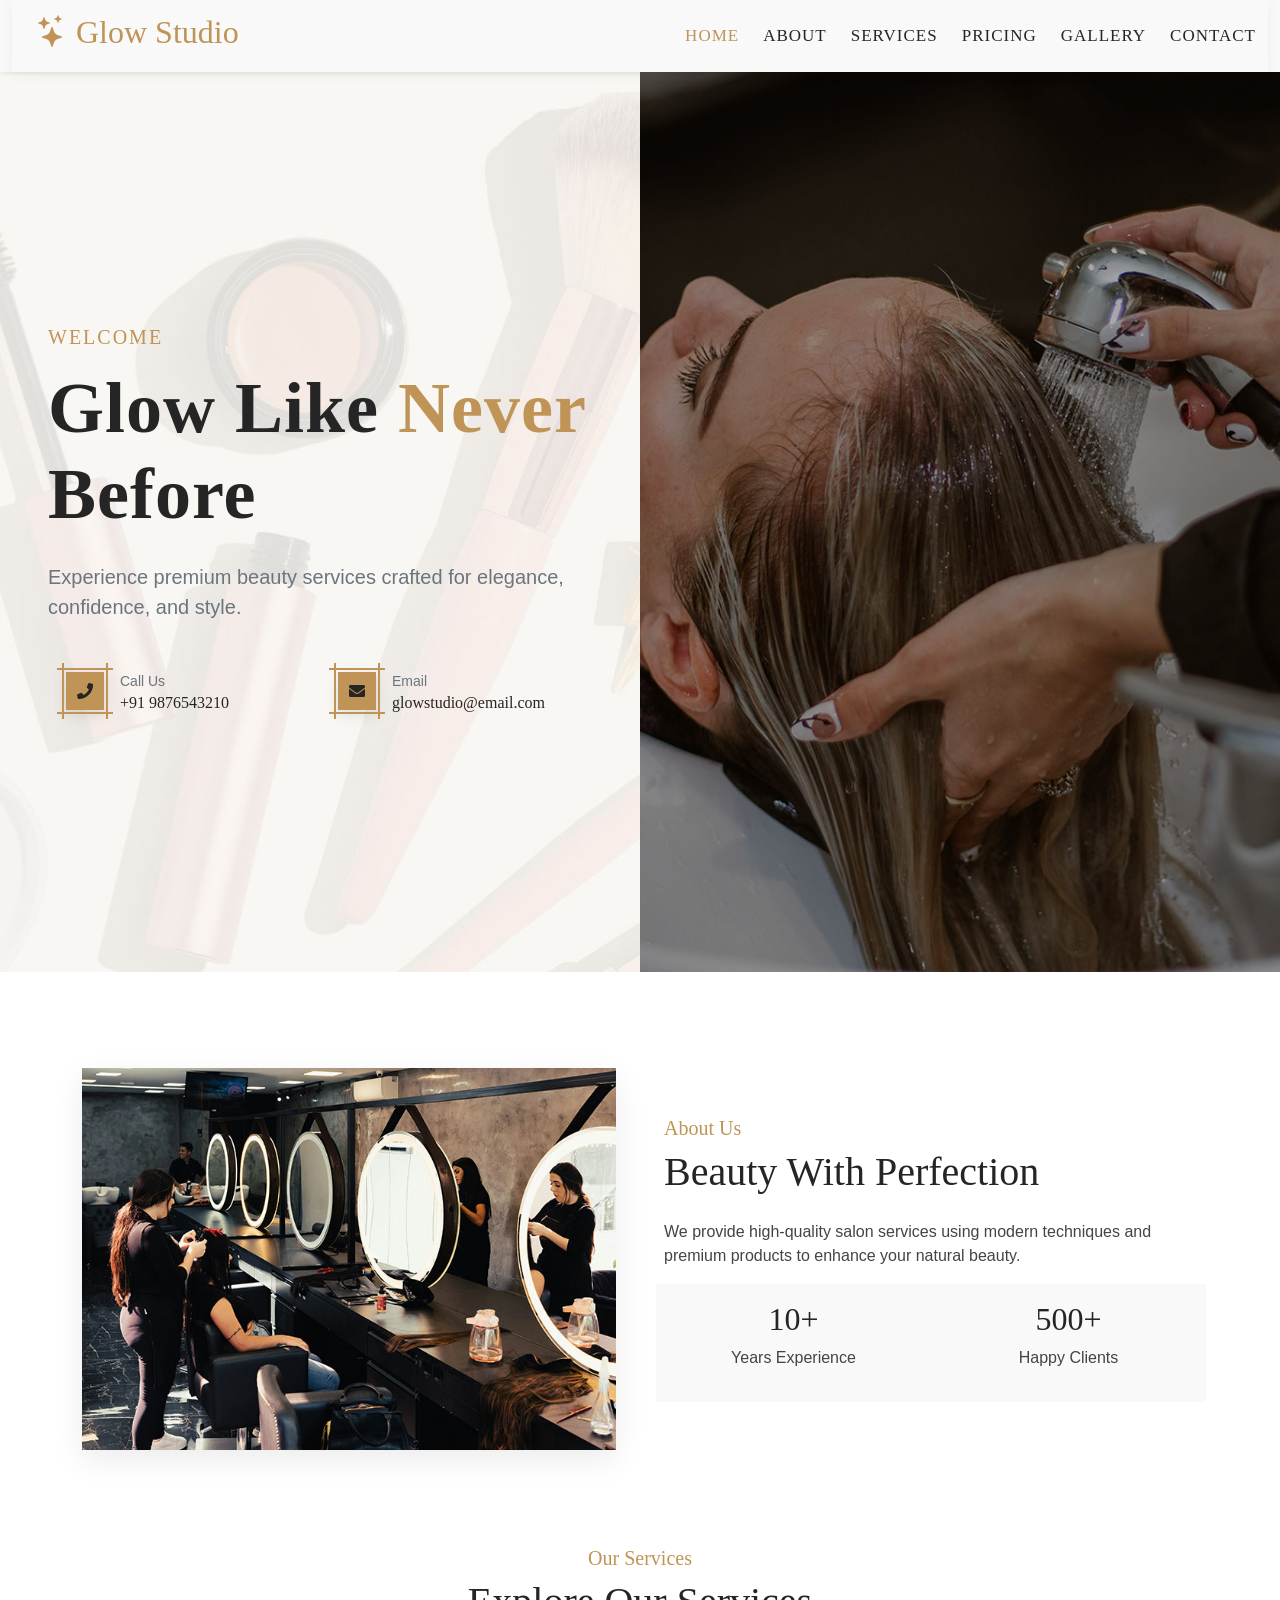
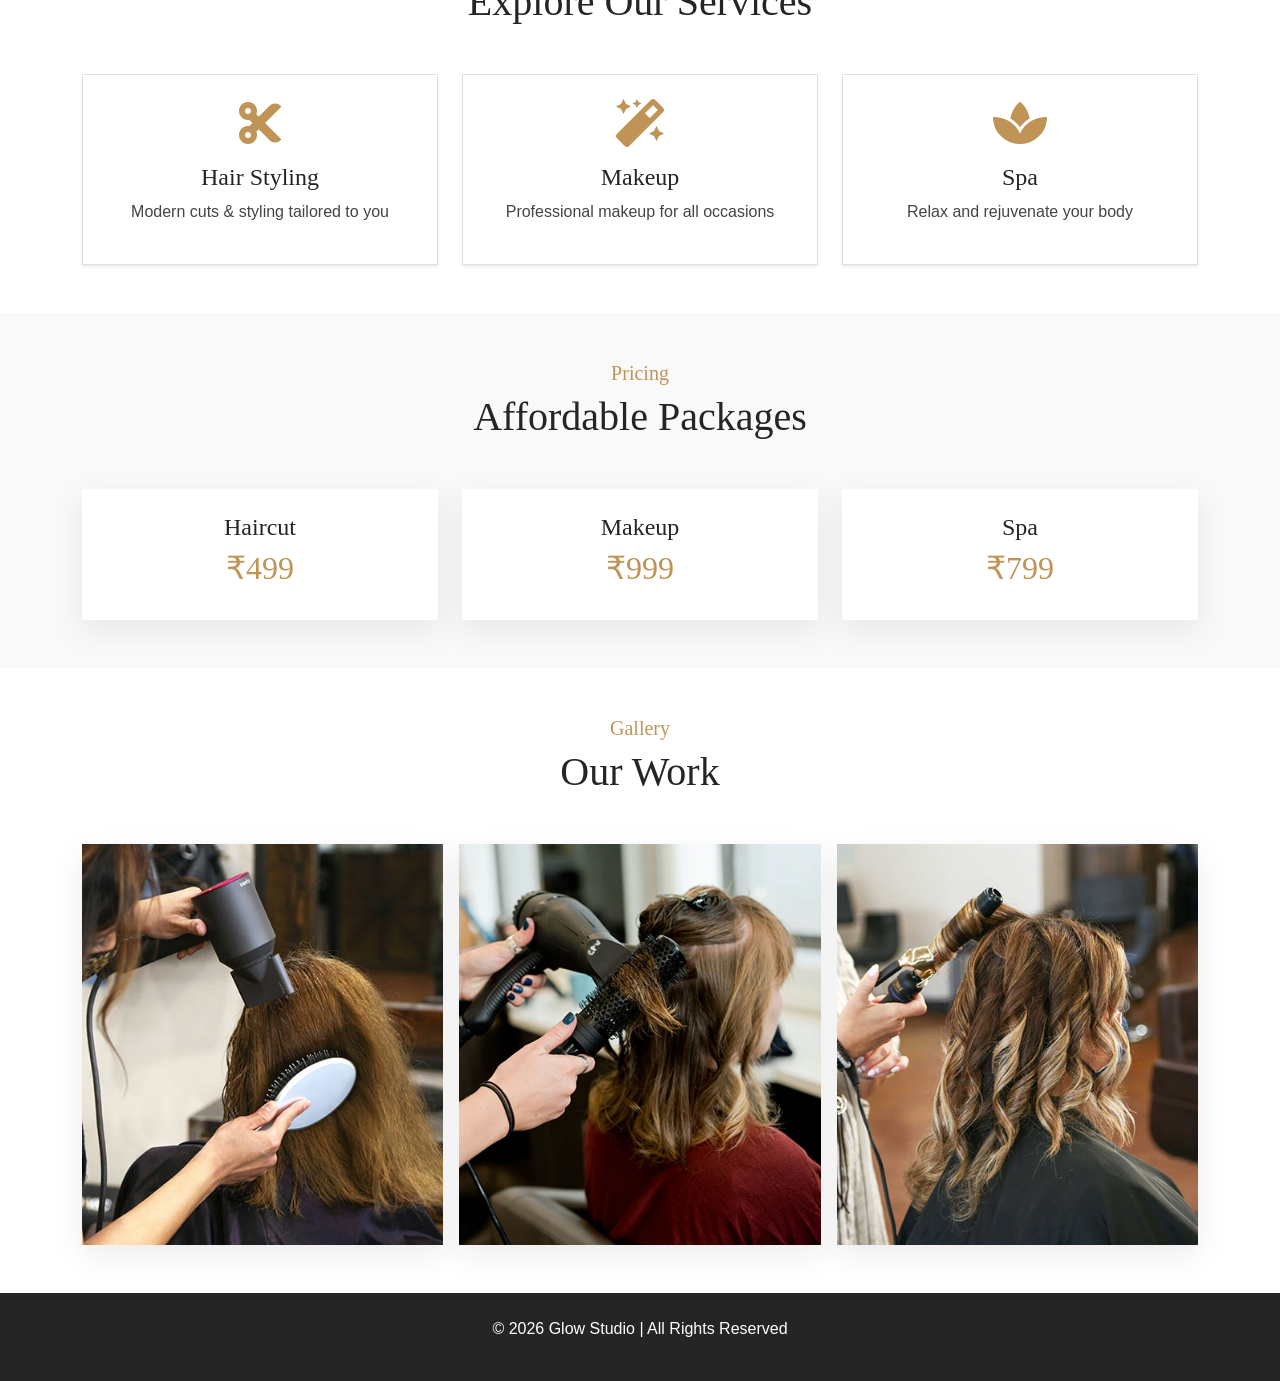
<file: index.html>
<!DOCTYPE html>
<html lang="en">

<head>
    <meta charset="utf-8">
    <title>Glow Studio - Modern Beauty Salon</title>
    <meta content="width=device-width, initial-scale=1.0" name="viewport">

    <link href="img/favicon.ico" rel="icon">

    <!-- Fonts -->
    <link href="https://fonts.googleapis.com/css2?family=Poppins:wght@300;500;700&display=swap" rel="stylesheet">

    <!-- Icons -->
    <link href="https://cdnjs.cloudflare.com/ajax/libs/font-awesome/5.10.0/css/all.min.css" rel="stylesheet">
    <link href="https://cdn.jsdelivr.net/npm/bootstrap-icons@1.4.1/font/bootstrap-icons.css" rel="stylesheet">

    <!-- Libraries -->
    <link href="lib/animate/animate.min.css" rel="stylesheet">
    <link href="lib/owlcarousel/assets/owl.carousel.min.css" rel="stylesheet">

    <!-- Bootstrap -->
    <link href="css/bootstrap.min.css" rel="stylesheet">

    <!-- CSS -->
    <link href="css/style.css" rel="stylesheet">
</head>

<body>

<!-- Spinner -->
<div id="spinner" class="show position-fixed w-100 vh-100 top-50 start-50 translate-middle d-flex align-items-center justify-content-center bg-white">
    <div class="spinner-grow text-primary"></div>
</div>

<!-- Navbar -->
<div class="container-fluid bg-light sticky-top shadow-sm">
    <nav class="navbar navbar-expand-lg navbar-light">
        <a href="#" class="navbar-brand px-4">
            <h2 class="text-primary"><i class="bi bi-stars"></i> Glow Studio</h2>
        </a>

        <button class="navbar-toggler" data-bs-toggle="collapse" data-bs-target="#navbarCollapse">
            <span class="navbar-toggler-icon"></span>
        </button>

        <div class="collapse navbar-collapse" id="navbarCollapse">
            <div class="navbar-nav ms-auto">
                <a href="#" class="nav-link active">Home</a>
                <a href="about.html" class="nav-link">About</a>
                <a href="service.html" class="nav-link">Services</a>
                <a href="price.html" class="nav-link">Pricing</a>
                <a href="gallery.html" class="nav-link">Gallery</a>
                <a href="contact.html" class="nav-link">Contact</a>
            </div>
        </div>
    </nav>
</div>

<!-- HERO -->
<div class="container-fluid hero-header position-relative mb-5">
    <div class="container-fluid px-0">
        <div class="row align-items-center min-vh-100 g-0">

            <!-- LEFT TEXT -->
            <div class="col-lg-6 p-5 hero-text">

                <h5 class="text-primary mb-3 fw-semibold text-uppercase animate__animated animate__fadeInDown">
                    Welcome
                </h5>

                <h1 class="display-2 fw-bold mb-4 animate__animated animate__fadeInUp">
                    Glow Like <span class="text-primary">Never</span><br>Before
                </h1>

                <p class="mb-4 text-muted fs-5 animate__animated animate__fadeInUp">
                    Experience premium beauty services crafted for elegance, confidence, and style.
                </p>

                <div class="row g-3 animate__animated animate__fadeInUp">

                    <div class="col-md-6 d-flex align-items-center">
                        <div class="btn btn-primary btn-square me-3">
                            <i class="fa fa-phone text-dark"></i>
                        </div>
                        <div>
                            <small class="text-muted">Call Us</small>
                            <h6 class="mb-0">+91 9876543210</h6>
                        </div>
                    </div>

                    <div class="col-md-6 d-flex align-items-center">
                        <div class="btn btn-primary btn-square me-3">
                            <i class="fa fa-envelope text-dark"></i>
                        </div>
                        <div>
                            <small class="text-muted">Email</small>
                            <h6 class="mb-0">glowstudio@email.com</h6>
                        </div>
                    </div>

                </div>

            </div>

            <!-- RIGHT CAROUSEL -->
            <div class="col-lg-6 p-0">
                <div class="owl-carousel header-carousel h-100">

                    <div class="carousel-item-custom">
                        <img src="img/hero-slider-1.jpg">
                        <div class="overlay-dark"></div>
                    </div>

                    <div class="carousel-item-custom">
                        <img src="img/hero-slider-2.jpg">
                        <div class="overlay-dark"></div>
                    </div>

                </div>
            </div>

        </div>
    </div>
</div>

<!-- About -->
<div class="container py-5">
    <div class="row g-5 align-items-center">

        <div class="col-lg-6">
            <img src="img/about.jpg" class="img-fluid rounded shadow hover-zoom">
        </div>

        <div class="col-lg-6">
            <h5 class="text-primary">About Us</h5>
            <h1 class="mb-4">Beauty With Perfection</h1>

            <p>We provide high-quality salon services using modern techniques and premium products to enhance your natural beauty.</p>

            <div class="row g-3">
                <div class="col-6 text-center bg-light p-3 rounded hover-card">
                    <h2>10+</h2>
                    <p>Years Experience</p>
                </div>
                <div class="col-6 text-center bg-light p-3 rounded hover-card">
                    <h2>500+</h2>
                    <p>Happy Clients</p>
                </div>
            </div>
        </div>

    </div>
</div>

<!-- Services -->
<div class="container py-5">
    <div class="text-center mb-5">
        <h5 class="text-primary">Our Services</h5>
        <h1>Explore Our Services</h1>
    </div>

    <div class="row g-4">
        <div class="col-md-4">
            <div class="service-item text-center p-4 border rounded shadow-sm hover-card">
                <i class="fa fa-cut fa-3x text-primary mb-3"></i>
                <h4>Hair Styling</h4>
                <p>Modern cuts & styling tailored to you</p>
            </div>
        </div>

        <div class="col-md-4">
            <div class="service-item text-center p-4 border rounded shadow-sm hover-card">
                <i class="fa fa-magic fa-3x text-primary mb-3"></i>
                <h4>Makeup</h4>
                <p>Professional makeup for all occasions</p>
            </div>
        </div>

        <div class="col-md-4">
            <div class="service-item text-center p-4 border rounded shadow-sm hover-card">
                <i class="fa fa-spa fa-3x text-primary mb-3"></i>
                <h4>Spa</h4>
                <p>Relax and rejuvenate your body</p>
            </div>
        </div>
    </div>
</div>

<!-- Pricing -->
<div class="container-fluid bg-light py-5">
    <div class="container text-center">
        <h5 class="text-primary">Pricing</h5>
        <h1 class="mb-5">Affordable Packages</h1>

        <div class="row g-4">
            <div class="col-md-4">
                <div class="p-4 bg-white shadow rounded hover-card">
                    <h4>Haircut</h4>
                    <h2 class="text-primary">₹499</h2>
                </div>
            </div>
            <div class="col-md-4">
                <div class="p-4 bg-white shadow rounded hover-card">
                    <h4>Makeup</h4>
                    <h2 class="text-primary">₹999</h2>
                </div>
            </div>
            <div class="col-md-4">
                <div class="p-4 bg-white shadow rounded hover-card">
                    <h4>Spa</h4>
                    <h2 class="text-primary">₹799</h2>
                </div>
            </div>
        </div>
    </div>
</div>

<!-- Gallery -->
<div class="container py-5">
    <div class="text-center mb-5">
        <h5 class="text-primary">Gallery</h5>
        <h1>Our Work</h1>
    </div>

    <div class="row g-3">
        <div class="col-md-4"><img src="img/gallery-4.jpg" class="img-fluid rounded shadow hover-zoom"></div>
        <div class="col-md-4"><img src="img/gallery-2.jpg" class="img-fluid rounded shadow hover-zoom"></div>
        <div class="col-md-4"><img src="img/gallery-3.jpg" class="img-fluid rounded shadow hover-zoom"></div>
    </div>
</div>

<!-- Footer -->
<div class="container-fluid bg-dark text-white text-center py-4">
    <p>© 2026 Glow Studio | All Rights Reserved</p>
</div>

<!-- JS -->
<script src="https://ajax.googleapis.com/ajax/libs/jquery/3.6.1/jquery.min.js"></script>
<script src="lib/owlcarousel/owl.carousel.min.js"></script>

<script>
window.addEventListener("load", function () {
    document.getElementById("spinner").classList.remove("show");
});

/* PREMIUM CAROUSEL */
$('.header-carousel').owlCarousel({
    items:1,
    loop:true,
    autoplay:true,
    autoplayTimeout:3000,
    smartSpeed:1000,
    animateOut: 'fadeOut',
    dots:true
});
</script>

</body>
</html>
</file>
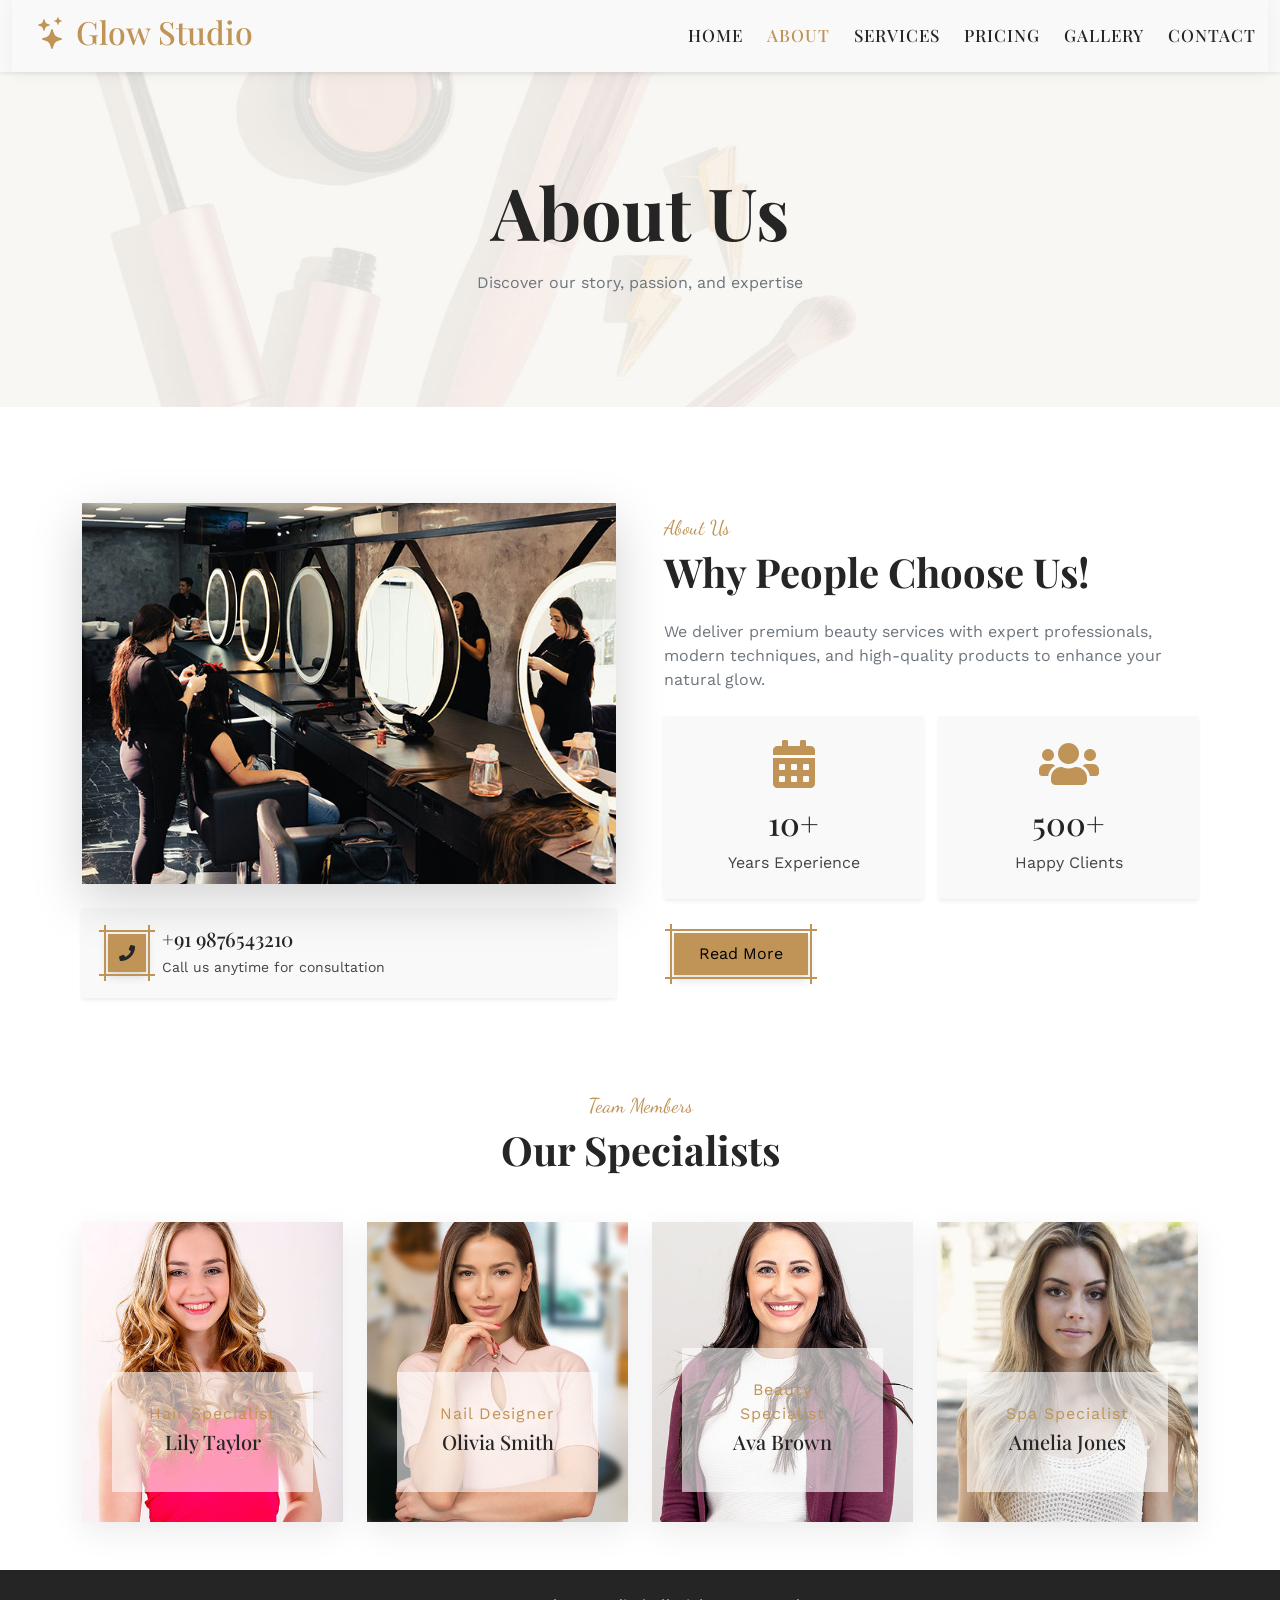
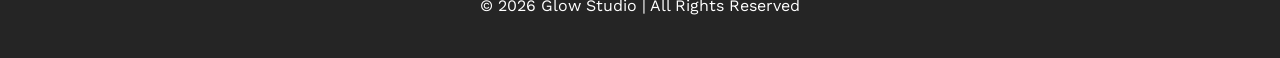
<file: about.html>
<!DOCTYPE html>
<html lang="en">

<head>
    <meta charset="utf-8">
    <title>Glow Studio - About</title>
    <meta content="width=device-width, initial-scale=1.0" name="viewport">

    <link href="img/favicon.ico" rel="icon">

    <!-- Fonts -->
    <link href="https://fonts.googleapis.com/css2?family=Dancing+Script&family=Playfair+Display:wght@500&family=Work+Sans&display=swap" rel="stylesheet">

    <!-- Icons -->
    <link href="https://cdnjs.cloudflare.com/ajax/libs/font-awesome/5.10.0/css/all.min.css" rel="stylesheet">
    <link href="https://cdn.jsdelivr.net/npm/bootstrap-icons@1.4.1/font/bootstrap-icons.css" rel="stylesheet">

    <!-- Libraries -->
    <link href="lib/animate/animate.min.css" rel="stylesheet">
    <link href="lib/lightbox/css/lightbox.min.css" rel="stylesheet">
    <link href="lib/owlcarousel/assets/owl.carousel.min.css" rel="stylesheet">

    <!-- Bootstrap -->
    <link href="css/bootstrap.min.css" rel="stylesheet">

    <!-- CSS -->
    <link href="css/style.css" rel="stylesheet">
</head>

<body>

<!-- Spinner -->
<div id="spinner" class="show position-fixed w-100 vh-100 top-50 start-50 translate-middle d-flex align-items-center justify-content-center bg-white">
    <div class="spinner-grow text-primary"></div>
</div>

<!-- Navbar (MATCHED YOUR INDEX STYLE) -->
<div class="container-fluid bg-light sticky-top shadow-sm">
    <nav class="navbar navbar-expand-lg navbar-light">
        <a href="index.html" class="navbar-brand px-4">
            <h2 class="text-primary"><i class="bi bi-stars"></i> Glow Studio</h2>
        </a>

        <button class="navbar-toggler" data-bs-toggle="collapse" data-bs-target="#navbarCollapse">
            <span class="navbar-toggler-icon"></span>
        </button>

        <div class="collapse navbar-collapse" id="navbarCollapse">
            <div class="navbar-nav ms-auto">
                <a href="index.html" class="nav-link">Home</a>
                <a href="about.html" class="nav-link active">About</a>
                <a href="service.html" class="nav-link">Services</a>
                <a href="price.html" class="nav-link">Pricing</a>
                <a href="gallery.html" class="nav-link">Gallery</a>
                <a href="contact.html" class="nav-link">Contact</a>
            </div>
        </div>
    </nav>
</div>

<!-- Hero -->
<div class="container-fluid page-header py-5 mb-5">
    <div class="container text-center py-5">
        <h1 class="display-2 fw-bold mb-3">About Us</h1>
        <p class="text-muted">Discover our story, passion, and expertise</p>
    </div>
</div>

<!-- About Section -->
<div class="container py-5">
    <div class="row g-5 align-items-center">

        <div class="col-lg-6">
            <img src="img/about.jpg" class="img-fluid rounded shadow-lg mb-4">

            <div class="d-flex align-items-center bg-light p-3 rounded shadow-sm">
                <div class="btn btn-primary btn-square me-3">
                    <i class="fa fa-phone text-dark"></i>
                </div>
                <div>
                    <h5 class="mb-1">+91 9876543210</h5>
                    <small>Call us anytime for consultation</small>
                </div>
            </div>
        </div>

        <div class="col-lg-6">
            <h5 class="text-primary font-dancing-script">About Us</h5>
            <h1 class="mb-4 fw-bold">Why People Choose Us!</h1>

            <p class="mb-4 text-muted">
                We deliver premium beauty services with expert professionals, modern techniques, and high-quality products to enhance your natural glow.
            </p>

            <div class="row g-3 mb-4">

                <div class="col-sm-6">
                    <div class="bg-light text-center p-4 rounded shadow-sm">
                        <i class="fas fa-calendar-alt fa-3x text-primary mb-3"></i>
                        <h2>10+</h2>
                        <p class="mb-0">Years Experience</p>
                    </div>
                </div>

                <div class="col-sm-6">
                    <div class="bg-light text-center p-4 rounded shadow-sm">
                        <i class="fas fa-users fa-3x text-primary mb-3"></i>
                        <h2>500+</h2>
                        <p class="mb-0">Happy Clients</p>
                    </div>
                </div>

            </div>

            <a class="btn btn-primary px-4 py-2">Read More</a>
        </div>

    </div>
</div>

<!-- Team -->
<div class="container py-5">
    <div class="text-center mb-5">
        <h5 class="text-primary font-dancing-script">Team Members</h5>
        <h1 class="fw-bold">Our Specialists</h1>
    </div>

    <div class="row g-4">

        <div class="col-md-6 col-lg-3">
            <div class="team-item position-relative overflow-hidden rounded shadow">
                <img src="img/team-1.jpg" class="img-fluid w-100">
                <div class="team-overlay">
                    <p class="text-primary mb-1">Hair Specialist</p>
                    <h5>Lily Taylor</h5>
                </div>
            </div>
        </div>

        <div class="col-md-6 col-lg-3">
            <div class="team-item position-relative overflow-hidden rounded shadow">
                <img src="img/team-2.jpg" class="img-fluid w-100">
                <div class="team-overlay">
                    <p class="text-primary mb-1">Nail Designer</p>
                    <h5>Olivia Smith</h5>
                </div>
            </div>
        </div>

        <div class="col-md-6 col-lg-3">
            <div class="team-item position-relative overflow-hidden rounded shadow">
                <img src="img/team-3.jpg" class="img-fluid w-100">
                <div class="team-overlay">
                    <p class="text-primary mb-1">Beauty Specialist</p>
                    <h5>Ava Brown</h5>
                </div>
            </div>
        </div>

        <div class="col-md-6 col-lg-3">
            <div class="team-item position-relative overflow-hidden rounded shadow">
                <img src="img/team-4.jpg" class="img-fluid w-100">
                <div class="team-overlay">
                    <p class="text-primary mb-1">Spa Specialist</p>
                    <h5>Amelia Jones</h5>
                </div>
            </div>
        </div>

    </div>
</div>

<!-- Footer -->
<div class="container-fluid bg-dark text-white text-center py-4">
    <p>© 2026 Glow Studio | All Rights Reserved</p>
</div>

<!-- JS -->
<script src="https://ajax.googleapis.com/ajax/libs/jquery/3.6.1/jquery.min.js"></script>

<script>
window.addEventListener("load", function () {
    document.getElementById("spinner").classList.remove("show");
});
</script>

</body>
</html>
</file>
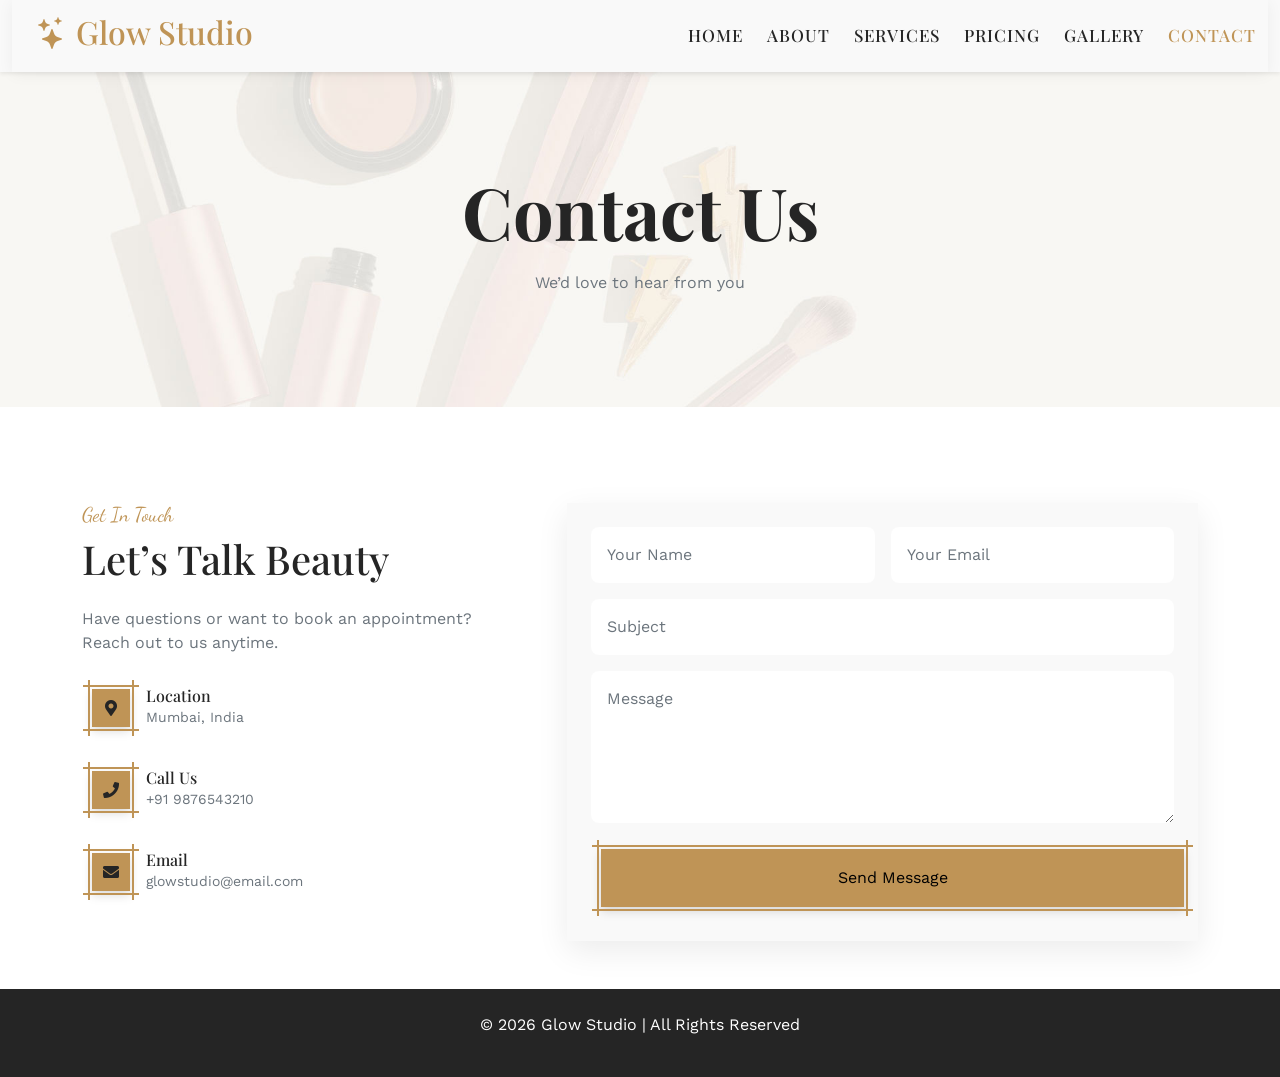
<file: contact.html>
<!DOCTYPE html>
<html lang="en">

<head>
    <meta charset="utf-8">
    <title>Glow Studio - Contact</title>
    <meta content="width=device-width, initial-scale=1.0" name="viewport">

    <link href="img/favicon.ico" rel="icon">

    <!-- Fonts -->
    <link href="https://fonts.googleapis.com/css2?family=Dancing+Script&family=Playfair+Display:wght@500&family=Work+Sans&display=swap" rel="stylesheet">

    <!-- Icons -->
    <link href="https://cdnjs.cloudflare.com/ajax/libs/font-awesome/5.10.0/css/all.min.css" rel="stylesheet">
    <link href="https://cdn.jsdelivr.net/npm/bootstrap-icons@1.4.1/font/bootstrap-icons.css" rel="stylesheet">

    <!-- Bootstrap -->
    <link href="css/bootstrap.min.css" rel="stylesheet">

    <!-- CSS -->
    <link href="css/style.css" rel="stylesheet">
</head>

<body>

<!-- Spinner -->
<div id="spinner" class="show position-fixed w-100 vh-100 top-50 start-50 translate-middle d-flex align-items-center justify-content-center bg-white">
    <div class="spinner-grow text-primary"></div>
</div>

<!-- Navbar -->
<div class="container-fluid bg-light sticky-top shadow-sm">
    <nav class="navbar navbar-expand-lg navbar-light">
        <a href="index.html" class="navbar-brand px-4">
            <h2 class="text-primary"><i class="bi bi-stars"></i> Glow Studio</h2>
        </a>

        <button class="navbar-toggler" data-bs-toggle="collapse" data-bs-target="#navbarCollapse">
            <span class="navbar-toggler-icon"></span>
        </button>

        <div class="collapse navbar-collapse" id="navbarCollapse">
            <div class="navbar-nav ms-auto">
                <a href="index.html" class="nav-link">Home</a>
                <a href="about.html" class="nav-link">About</a>
                <a href="service.html" class="nav-link">Services</a>
                <a href="price.html" class="nav-link">Pricing</a>
                <a href="gallery.html" class="nav-link">Gallery</a>
                <a href="contact.html" class="nav-link active">Contact</a>
            </div>
        </div>
    </nav>
</div>

<!-- Hero -->
<div class="container-fluid page-header py-5 mb-5">
    <div class="container text-center py-5">
        <h1 class="display-2 fw-bold mb-3">Contact Us</h1>
        <p class="text-muted">We’d love to hear from you</p>
    </div>
</div>

<!-- Contact Section -->
<div class="container py-5">
    <div class="row g-5">

        <!-- Contact Info -->
        <div class="col-lg-5">
            <h5 class="text-primary font-dancing-script">Get In Touch</h5>
            <h1 class="mb-4">Let’s Talk Beauty</h1>

            <p class="mb-4 text-muted">
                Have questions or want to book an appointment? Reach out to us anytime.
            </p>

            <div class="mb-4 d-flex align-items-center">
                <div class="btn btn-primary btn-square me-3">
                    <i class="fa fa-map-marker-alt text-dark"></i>
                </div>
                <div>
                    <h6 class="mb-0">Location</h6>
                    <small class="text-muted">Mumbai, India</small>
                </div>
            </div>

            <div class="mb-4 d-flex align-items-center">
                <div class="btn btn-primary btn-square me-3">
                    <i class="fa fa-phone text-dark"></i>
                </div>
                <div>
                    <h6 class="mb-0">Call Us</h6>
                    <small class="text-muted">+91 9876543210</small>
                </div>
            </div>

            <div class="mb-4 d-flex align-items-center">
                <div class="btn btn-primary btn-square me-3">
                    <i class="fa fa-envelope text-dark"></i>
                </div>
                <div>
                    <h6 class="mb-0">Email</h6>
                    <small class="text-muted">glowstudio@email.com</small>
                </div>
            </div>
        </div>

        <!-- Contact Form -->
        <div class="col-lg-7">
            <div class="p-4 shadow rounded bg-light">

                <form>
                    <div class="row g-3">

                        <div class="col-md-6">
                            <input type="text" class="form-control border-0 p-3" placeholder="Your Name">
                        </div>

                        <div class="col-md-6">
                            <input type="email" class="form-control border-0 p-3" placeholder="Your Email">
                        </div>

                        <div class="col-12">
                            <input type="text" class="form-control border-0 p-3" placeholder="Subject">
                        </div>

                        <div class="col-12">
                            <textarea class="form-control border-0 p-3" rows="5" placeholder="Message"></textarea>
                        </div>

                        <div class="col-12">
                            <button class="btn btn-primary w-100 py-3">Send Message</button>
                        </div>

                    </div>
                </form>

            </div>
        </div>

    </div>
</div>

<!-- Footer -->
<div class="container-fluid bg-dark text-white text-center py-4">
    <p>© 2026 Glow Studio | All Rights Reserved</p>
</div>

<!-- JS -->
<script src="https://ajax.googleapis.com/ajax/libs/jquery/3.6.1/jquery.min.js"></script>

<script>
window.addEventListener("load", function () {
    document.getElementById("spinner").classList.remove("show");
});
</script>

</body>
</html>
</file>
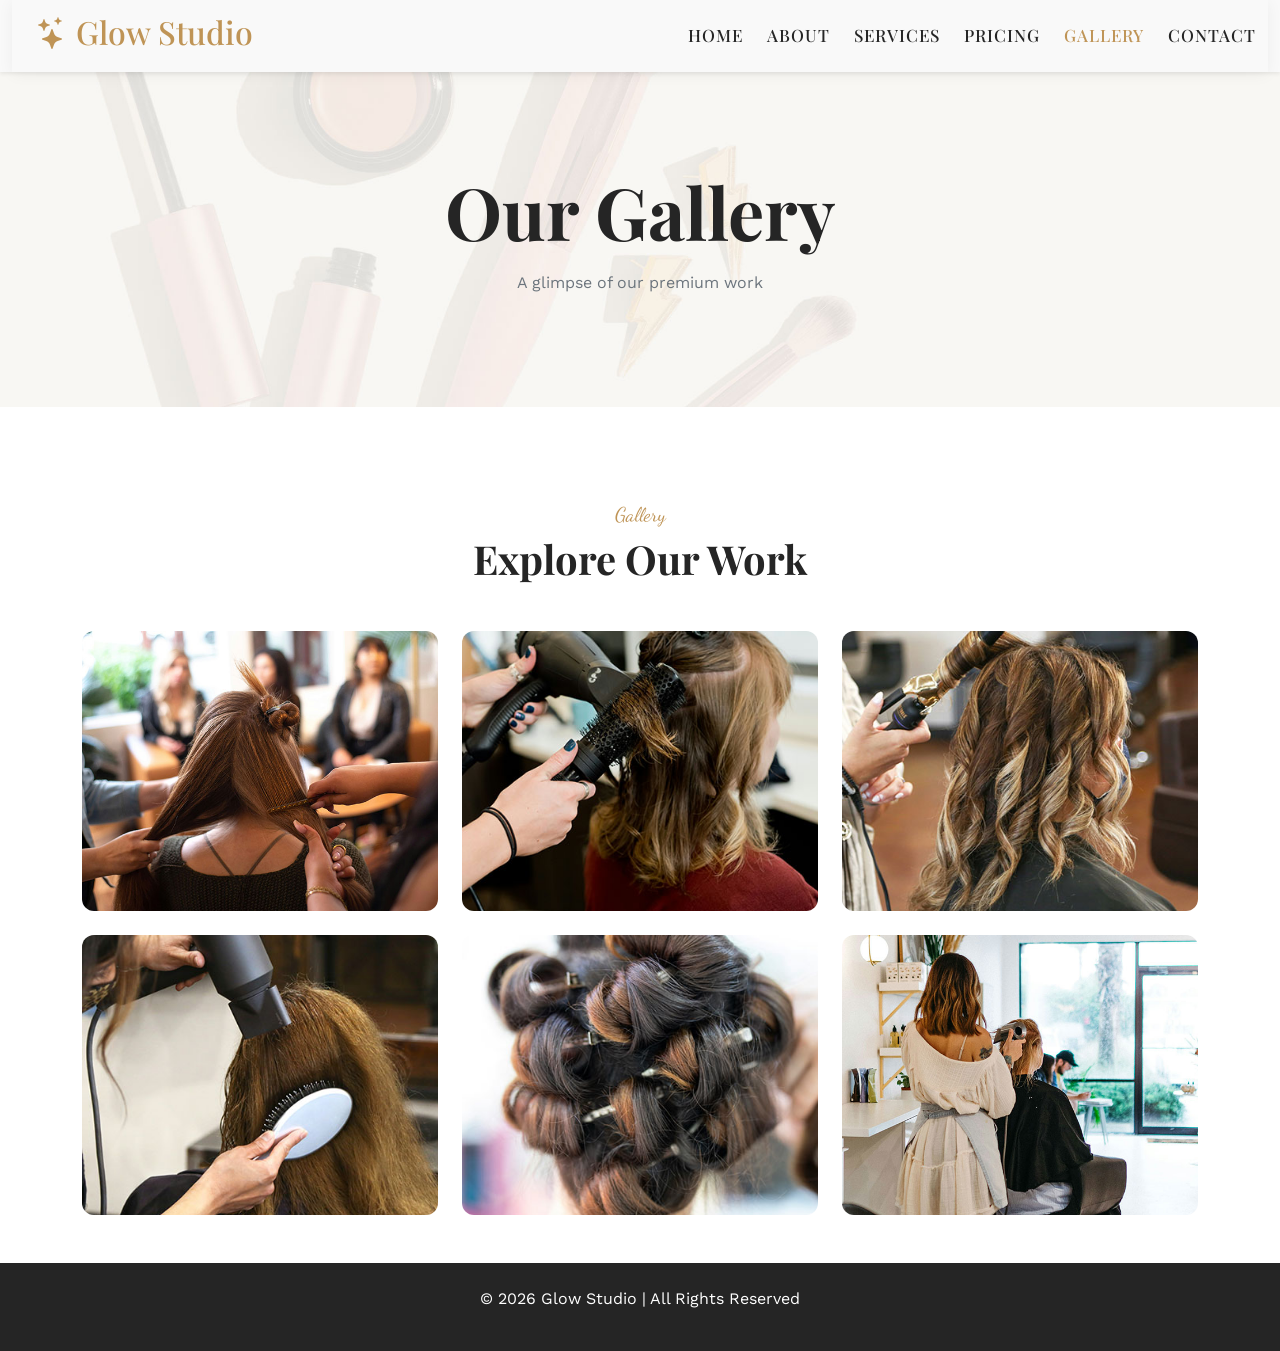
<file: gallery.html>
<!DOCTYPE html>
<html lang="en">

<head>
    <meta charset="utf-8">
    <title>Glow Studio - Gallery</title>
    <meta content="width=device-width, initial-scale=1.0" name="viewport">

    <link href="img/favicon.ico" rel="icon">

    <!-- Fonts -->
    <link href="https://fonts.googleapis.com/css2?family=Dancing+Script&family=Playfair+Display:wght@500&family=Work+Sans&display=swap" rel="stylesheet">

    <!-- Icons -->
    <link href="https://cdnjs.cloudflare.com/ajax/libs/font-awesome/5.10.0/css/all.min.css" rel="stylesheet">
    <link href="https://cdn.jsdelivr.net/npm/bootstrap-icons@1.4.1/font/bootstrap-icons.css" rel="stylesheet">

    <!-- Bootstrap -->
    <link href="css/bootstrap.min.css" rel="stylesheet">

    <!-- CSS -->
    <link href="css/style.css" rel="stylesheet">
</head>

<body>

<!-- Spinner -->
<div id="spinner" class="show position-fixed w-100 vh-100 top-50 start-50 translate-middle d-flex align-items-center justify-content-center bg-white">
    <div class="spinner-grow text-primary"></div>
</div>

<!-- Navbar -->
<div class="container-fluid bg-light sticky-top shadow-sm">
    <nav class="navbar navbar-expand-lg navbar-light">
        <a href="index.html" class="navbar-brand px-4">
            <h2 class="text-primary"><i class="bi bi-stars"></i> Glow Studio</h2>
        </a>

        <button class="navbar-toggler" data-bs-toggle="collapse" data-bs-target="#navbarCollapse">
            <span class="navbar-toggler-icon"></span>
        </button>

        <div class="collapse navbar-collapse" id="navbarCollapse">
            <div class="navbar-nav ms-auto">
                <a href="index.html" class="nav-link">Home</a>
                <a href="about.html" class="nav-link">About</a>
                <a href="service.html" class="nav-link">Services</a>
                <a href="price.html" class="nav-link">Pricing</a>
                <a href="gallery.html" class="nav-link active">Gallery</a>
                <a href="contact.html" class="nav-link">Contact</a>
            </div>
        </div>
    </nav>
</div>

<!-- Hero -->
<div class="container-fluid page-header py-5 mb-5">
    <div class="container text-center py-5">
        <h1 class="display-2 fw-bold mb-3">Our Gallery</h1>
        <p class="text-muted">A glimpse of our premium work</p>
    </div>
</div>

<!-- Gallery -->
<div class="container py-5">

    <div class="text-center mb-5">
        <h5 class="text-primary font-dancing-script">Gallery</h5>
        <h1 class="fw-bold">Explore Our Work</h1>
    </div>

    <div class="row g-4">

        <!-- Item -->
        <div class="col-md-4">
            <div class="gallery-box">
                <img src="img/gallery-1.jpg">
                <div class="overlay"><i class="fa fa-eye"></i></div>
            </div>
        </div>

        <div class="col-md-4">
            <div class="gallery-box">
                <img src="img/gallery-2.jpg">
                <div class="overlay"><i class="fa fa-eye"></i></div>
            </div>
        </div>

        <div class="col-md-4">
            <div class="gallery-box">
                <img src="img/gallery-3.jpg">
                <div class="overlay"><i class="fa fa-eye"></i></div>
            </div>
        </div>

        <div class="col-md-4">
            <div class="gallery-box">
                <img src="img/gallery-4.jpg">
                <div class="overlay"><i class="fa fa-eye"></i></div>
            </div>
        </div>

        <div class="col-md-4">
            <div class="gallery-box">
                <img src="img/gallery-5.jpg">
                <div class="overlay"><i class="fa fa-eye"></i></div>
            </div>
        </div>

        <div class="col-md-4">
            <div class="gallery-box">
                <img src="img/gallery-6.jpg">
                <div class="overlay"><i class="fa fa-eye"></i></div>
            </div>
        </div>

    </div>
</div>

<!-- Footer -->
<div class="container-fluid bg-dark text-white text-center py-4">
    <p>© 2026 Glow Studio | All Rights Reserved</p>
</div>

<!-- JS -->
<script src="https://ajax.googleapis.com/ajax/libs/jquery/3.6.1/jquery.min.js"></script>

<script>
window.addEventListener("load", function () {
    document.getElementById("spinner").classList.remove("show");
});
</script>

</body>
</html>
</file>
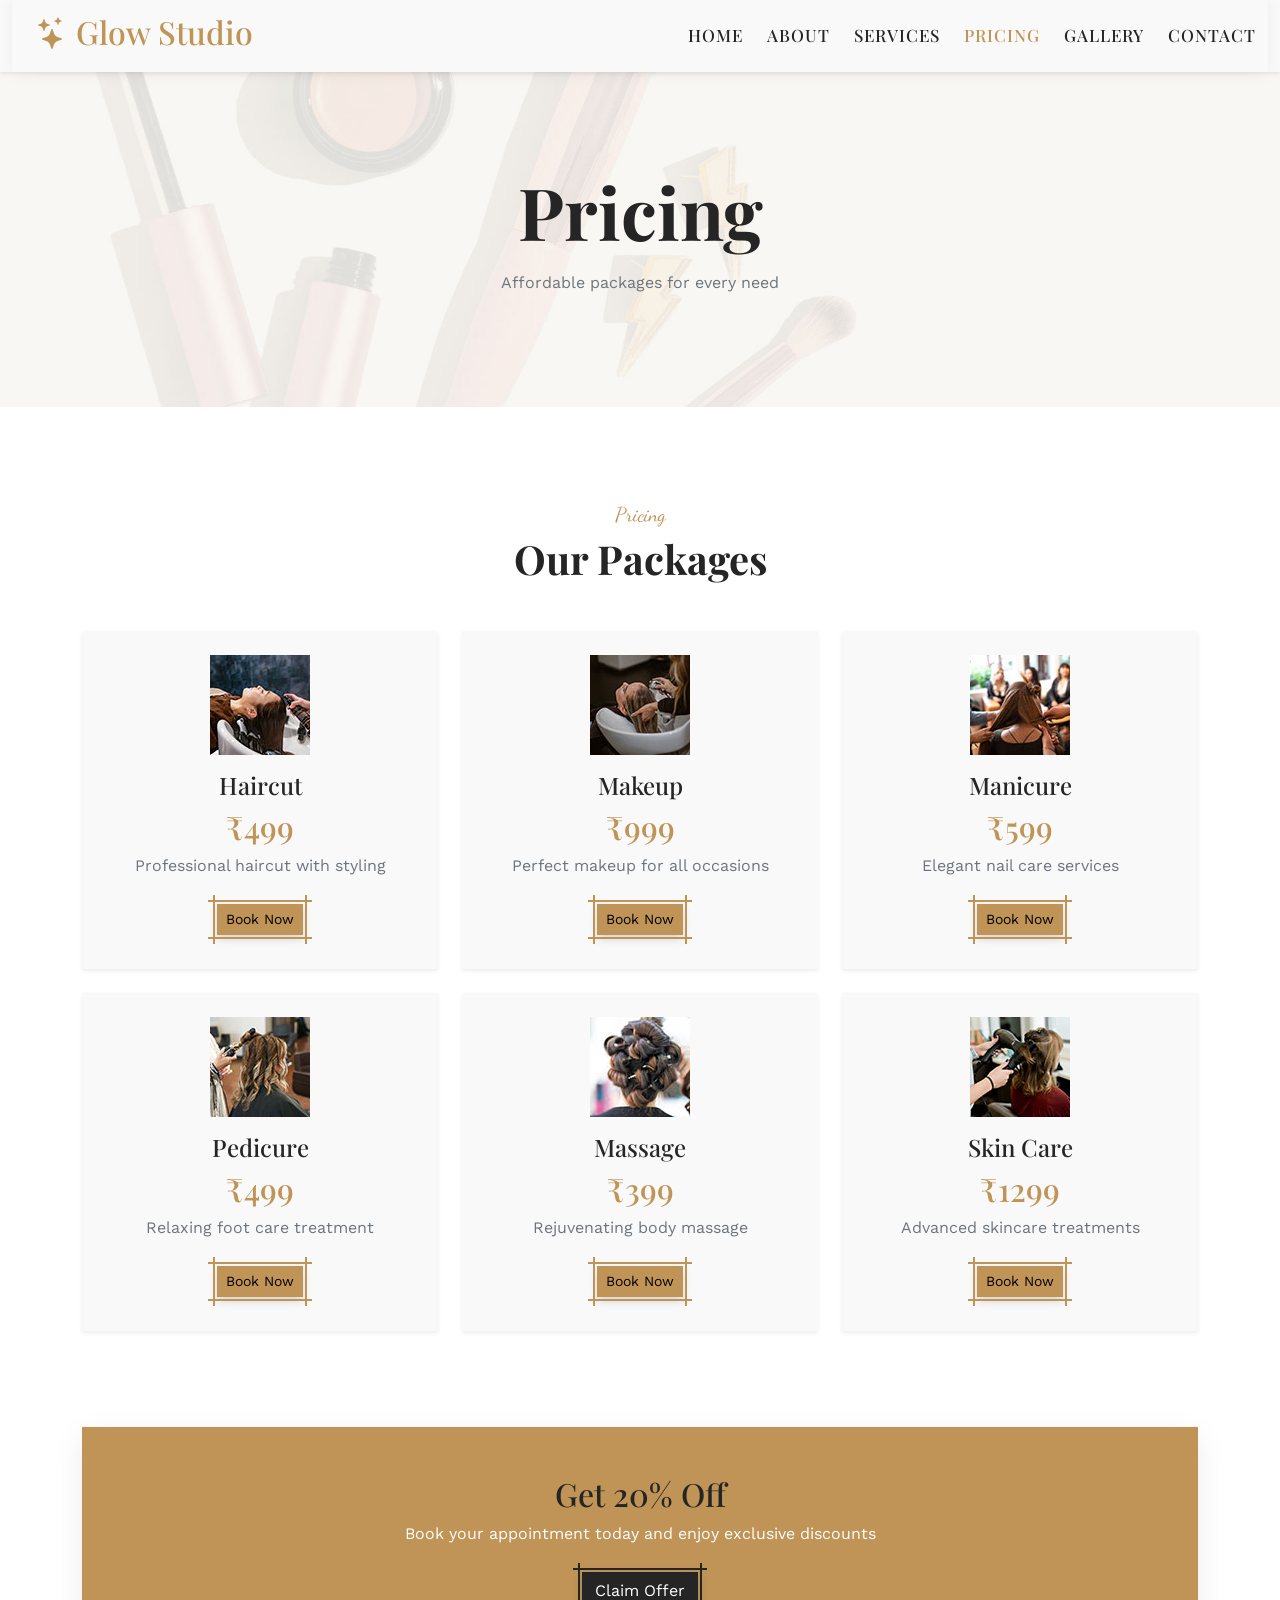
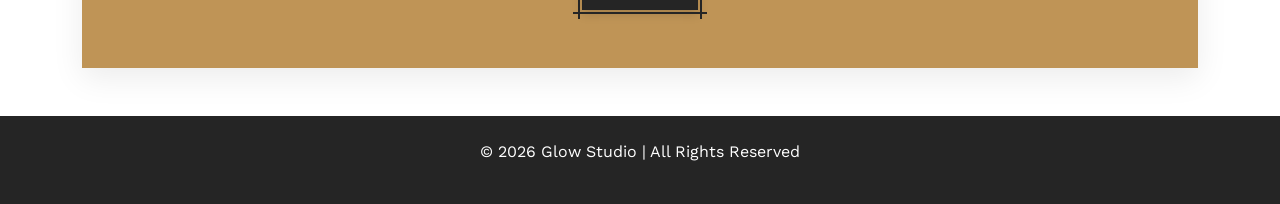
<file: price.html>
<!DOCTYPE html>
<html lang="en">

<head>
    <meta charset="utf-8">
    <title>Glow Studio - Pricing</title>
    <meta content="width=device-width, initial-scale=1.0" name="viewport">

    <link href="img/favicon.ico" rel="icon">

    <!-- Fonts -->
    <link href="https://fonts.googleapis.com/css2?family=Dancing+Script&family=Playfair+Display:wght@500&family=Work+Sans&display=swap" rel="stylesheet">

    <!-- Icons -->
    <link href="https://cdnjs.cloudflare.com/ajax/libs/font-awesome/5.10.0/css/all.min.css" rel="stylesheet">
    <link href="https://cdn.jsdelivr.net/npm/bootstrap-icons@1.4.1/font/bootstrap-icons.css" rel="stylesheet">

    <!-- Bootstrap -->
    <link href="css/bootstrap.min.css" rel="stylesheet">

    <!-- CSS -->
    <link href="css/style.css" rel="stylesheet">
</head>

<body>

<!-- Spinner -->
<div id="spinner" class="show position-fixed w-100 vh-100 top-50 start-50 translate-middle d-flex align-items-center justify-content-center bg-white">
    <div class="spinner-grow text-primary"></div>
</div>

<!-- Navbar -->
<div class="container-fluid bg-light sticky-top shadow-sm">
    <nav class="navbar navbar-expand-lg navbar-light">
        <a href="index.html" class="navbar-brand px-4">
            <h2 class="text-primary"><i class="bi bi-stars"></i> Glow Studio</h2>
        </a>

        <button class="navbar-toggler" data-bs-toggle="collapse" data-bs-target="#navbarCollapse">
            <span class="navbar-toggler-icon"></span>
        </button>

        <div class="collapse navbar-collapse" id="navbarCollapse">
            <div class="navbar-nav ms-auto">
                <a href="index.html" class="nav-link">Home</a>
                <a href="about.html" class="nav-link">About</a>
                <a href="service.html" class="nav-link">Services</a>
                <a href="price.html" class="nav-link active">Pricing</a>
                <a href="gallery.html" class="nav-link">Gallery</a>
                <a href="contact.html" class="nav-link">Contact</a>
            </div>
        </div>
    </nav>
</div>

<!-- Hero -->
<div class="container-fluid page-header py-5 mb-5">
    <div class="container text-center py-5">
        <h1 class="display-2 fw-bold mb-3">Pricing</h1>
        <p class="text-muted">Affordable packages for every need</p>
    </div>
</div>

<!-- Pricing Section -->
<div class="container py-5">

    <div class="text-center mb-5">
        <h5 class="text-primary font-dancing-script">Pricing</h5>
        <h1 class="fw-bold">Our Packages</h1>
    </div>

    <div class="row g-4">

        <!-- Card 1 -->
        <div class="col-md-6 col-lg-4">
            <div class="p-4 bg-light rounded shadow-sm text-center h-100">
                <img src="img/price-1.jpg" class="img-fluid rounded mb-3">
                <h4>Haircut</h4>
                <h2 class="text-primary">₹499</h2>
                <p class="text-muted">Professional haircut with styling</p>
                <button class="btn btn-primary btn-sm">Book Now</button>
            </div>
        </div>

        <!-- Card 2 -->
        <div class="col-md-6 col-lg-4">
            <div class="p-4 bg-light rounded shadow-sm text-center h-100">
                <img src="img/price-2.jpg" class="img-fluid rounded mb-3">
                <h4>Makeup</h4>
                <h2 class="text-primary">₹999</h2>
                <p class="text-muted">Perfect makeup for all occasions</p>
                <button class="btn btn-primary btn-sm">Book Now</button>
            </div>
        </div>

        <!-- Card 3 -->
        <div class="col-md-6 col-lg-4">
            <div class="p-4 bg-light rounded shadow-sm text-center h-100">
                <img src="img/price-3.jpg" class="img-fluid rounded mb-3">
                <h4>Manicure</h4>
                <h2 class="text-primary">₹599</h2>
                <p class="text-muted">Elegant nail care services</p>
                <button class="btn btn-primary btn-sm">Book Now</button>
            </div>
        </div>

        <!-- Card 4 -->
        <div class="col-md-6 col-lg-4">
            <div class="p-4 bg-light rounded shadow-sm text-center h-100">
                <img src="img/price-4.jpg" class="img-fluid rounded mb-3">
                <h4>Pedicure</h4>
                <h2 class="text-primary">₹499</h2>
                <p class="text-muted">Relaxing foot care treatment</p>
                <button class="btn btn-primary btn-sm">Book Now</button>
            </div>
        </div>

        <!-- Card 5 -->
        <div class="col-md-6 col-lg-4">
            <div class="p-4 bg-light rounded shadow-sm text-center h-100">
                <img src="img/price-5.jpg" class="img-fluid rounded mb-3">
                <h4>Massage</h4>
                <h2 class="text-primary">₹399</h2>
                <p class="text-muted">Rejuvenating body massage</p>
                <button class="btn btn-primary btn-sm">Book Now</button>
            </div>
        </div>

        <!-- Card 6 -->
        <div class="col-md-6 col-lg-4">
            <div class="p-4 bg-light rounded shadow-sm text-center h-100">
                <img src="img/price-6.jpg" class="img-fluid rounded mb-3">
                <h4>Skin Care</h4>
                <h2 class="text-primary">₹1299</h2>
                <p class="text-muted">Advanced skincare treatments</p>
                <button class="btn btn-primary btn-sm">Book Now</button>
            </div>
        </div>

    </div>
</div>

<!-- Offer Section -->
<div class="container py-5">
    <div class="bg-primary text-center text-white p-5 rounded shadow">
        <h2>Get 20% Off</h2>
        <p>Book your appointment today and enjoy exclusive discounts</p>
        <button class="btn btn-dark">Claim Offer</button>
    </div>
</div>

<!-- Footer -->
<div class="container-fluid bg-dark text-white text-center py-4">
    <p>© 2026 Glow Studio | All Rights Reserved</p>
</div>

<!-- JS -->
<script src="https://ajax.googleapis.com/ajax/libs/jquery/3.6.1/jquery.min.js"></script>

<script>
window.addEventListener("load", function () {
    document.getElementById("spinner").classList.remove("show");
});
</script>

</body>
</html>
</file>
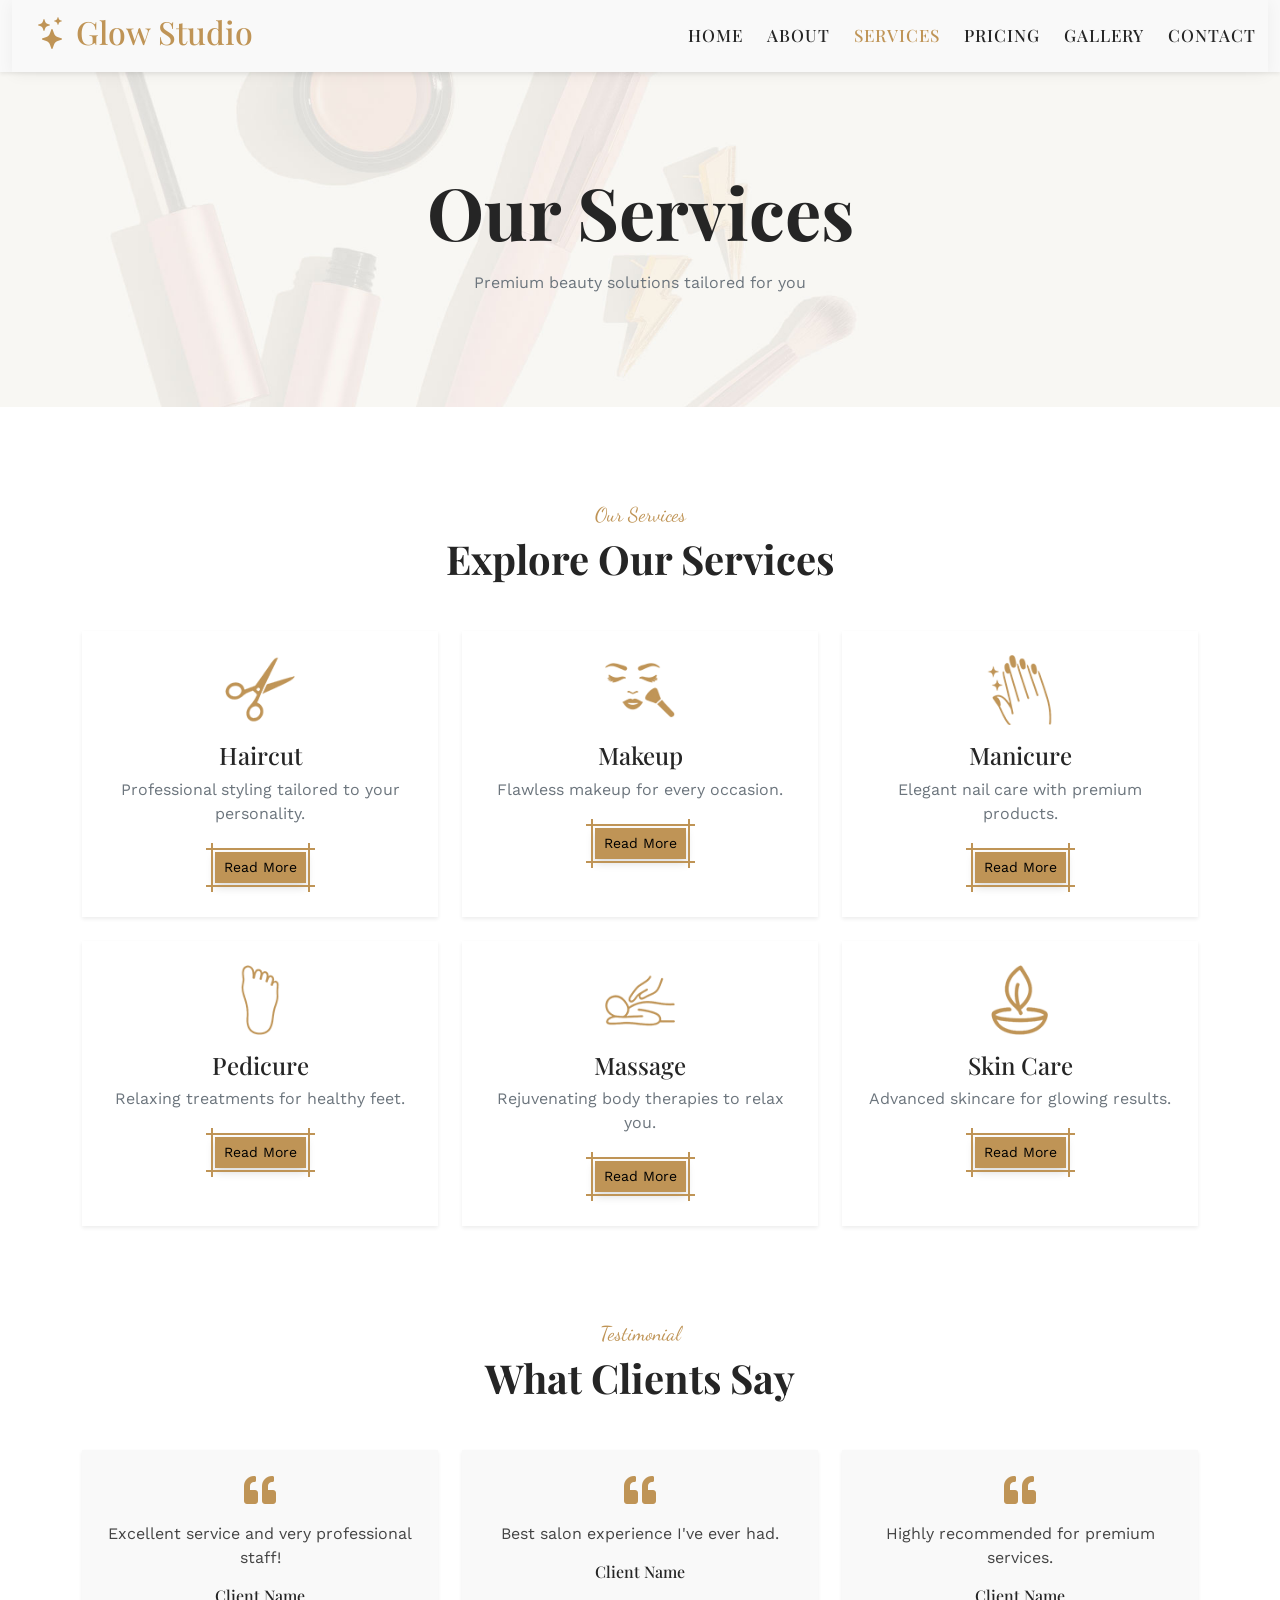
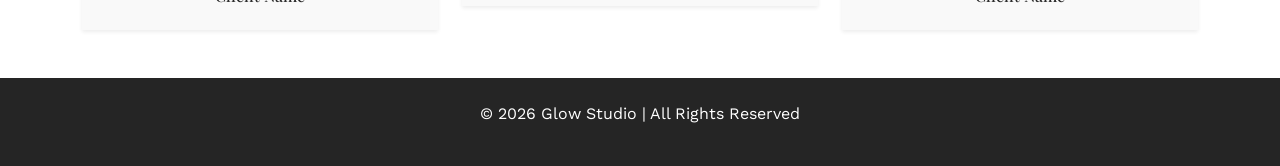
<file: service.html>
<!DOCTYPE html>
<html lang="en">

<head>
    <meta charset="utf-8">
    <title>Glow Studio - Services</title>
    <meta content="width=device-width, initial-scale=1.0" name="viewport">

    <link href="img/favicon.ico" rel="icon">

    <!-- Fonts -->
    <link href="https://fonts.googleapis.com/css2?family=Dancing+Script&family=Playfair+Display:wght@500&family=Work+Sans&display=swap" rel="stylesheet">

    <!-- Icons -->
    <link href="https://cdnjs.cloudflare.com/ajax/libs/font-awesome/5.10.0/css/all.min.css" rel="stylesheet">
    <link href="https://cdn.jsdelivr.net/npm/bootstrap-icons@1.4.1/font/bootstrap-icons.css" rel="stylesheet">

    <!-- Libraries -->
    <link href="lib/animate/animate.min.css" rel="stylesheet">
    <link href="lib/owlcarousel/assets/owl.carousel.min.css" rel="stylesheet">

    <!-- Bootstrap -->
    <link href="css/bootstrap.min.css" rel="stylesheet">

    <!-- CSS -->
    <link href="css/style.css" rel="stylesheet">
</head>

<body>

<!-- Spinner -->
<div id="spinner" class="show position-fixed w-100 vh-100 top-50 start-50 translate-middle d-flex align-items-center justify-content-center bg-white">
    <div class="spinner-grow text-primary"></div>
</div>

<!-- Navbar -->
<div class="container-fluid bg-light sticky-top shadow-sm">
    <nav class="navbar navbar-expand-lg navbar-light">
        <a href="index.html" class="navbar-brand px-4">
            <h2 class="text-primary"><i class="bi bi-stars"></i> Glow Studio</h2>
        </a>

        <button class="navbar-toggler" data-bs-toggle="collapse" data-bs-target="#navbarCollapse">
            <span class="navbar-toggler-icon"></span>
        </button>

        <div class="collapse navbar-collapse" id="navbarCollapse">
            <div class="navbar-nav ms-auto">
                <a href="index.html" class="nav-link">Home</a>
                <a href="about.html" class="nav-link">About</a>
                <a href="service.html" class="nav-link active">Services</a>
                <a href="price.html" class="nav-link">Pricing</a>
                <a href="gallery.html" class="nav-link">Gallery</a>
                <a href="contact.html" class="nav-link">Contact</a>
            </div>
        </div>
    </nav>
</div>

<!-- Hero -->
<div class="container-fluid page-header py-5 mb-5">
    <div class="container text-center py-5">
        <h1 class="display-2 fw-bold mb-3">Our Services</h1>
        <p class="text-muted">Premium beauty solutions tailored for you</p>
    </div>
</div>

<!-- Services -->
<div class="container py-5">
    <div class="text-center mb-5">
        <h5 class="text-primary font-dancing-script">Our Services</h5>
        <h1 class="fw-bold">Explore Our Services</h1>
    </div>

    <div class="row g-4">

        <!-- Card 1 -->
        <div class="col-md-6 col-lg-4">
            <div class="service-item text-center p-4 rounded shadow-sm h-100">
                <img src="img/haircut.png" class="mb-3" width="70">
                <h4>Haircut</h4>
                <p class="text-muted">Professional styling tailored to your personality.</p>
                <a class="btn btn-primary btn-sm">Read More</a>
            </div>
        </div>

        <!-- Card 2 -->
        <div class="col-md-6 col-lg-4">
            <div class="service-item text-center p-4 rounded shadow-sm h-100">
                <img src="img/makeup.png" class="mb-3" width="70">
                <h4>Makeup</h4>
                <p class="text-muted">Flawless makeup for every occasion.</p>
                <a class="btn btn-primary btn-sm">Read More</a>
            </div>
        </div>

        <!-- Card 3 -->
        <div class="col-md-6 col-lg-4">
            <div class="service-item text-center p-4 rounded shadow-sm h-100">
                <img src="img/manicure.png" class="mb-3" width="70">
                <h4>Manicure</h4>
                <p class="text-muted">Elegant nail care with premium products.</p>
                <a class="btn btn-primary btn-sm">Read More</a>
            </div>
        </div>

        <!-- Card 4 -->
        <div class="col-md-6 col-lg-4">
            <div class="service-item text-center p-4 rounded shadow-sm h-100">
                <img src="img/pedicure.png" class="mb-3" width="70">
                <h4>Pedicure</h4>
                <p class="text-muted">Relaxing treatments for healthy feet.</p>
                <a class="btn btn-primary btn-sm">Read More</a>
            </div>
        </div>

        <!-- Card 5 -->
        <div class="col-md-6 col-lg-4">
            <div class="service-item text-center p-4 rounded shadow-sm h-100">
                <img src="img/massage.png" class="mb-3" width="70">
                <h4>Massage</h4>
                <p class="text-muted">Rejuvenating body therapies to relax you.</p>
                <a class="btn btn-primary btn-sm">Read More</a>
            </div>
        </div>

        <!-- Card 6 -->
        <div class="col-md-6 col-lg-4">
            <div class="service-item text-center p-4 rounded shadow-sm h-100">
                <img src="img/skin-care.png" class="mb-3" width="70">
                <h4>Skin Care</h4>
                <p class="text-muted">Advanced skincare for glowing results.</p>
                <a class="btn btn-primary btn-sm">Read More</a>
            </div>
        </div>

    </div>
</div>

<!-- Testimonials -->
<div class="container py-5">
    <div class="text-center mb-5">
        <h5 class="text-primary font-dancing-script">Testimonial</h5>
        <h1 class="fw-bold">What Clients Say</h1>
    </div>

    <div class="row g-4">

        <div class="col-md-4">
            <div class="bg-light p-4 text-center rounded shadow-sm">
                <i class="fa fa-quote-left fa-2x text-primary mb-3"></i>
                <p>Excellent service and very professional staff!</p>
                <h6 class="mb-0">Client Name</h6>
            </div>
        </div>

        <div class="col-md-4">
            <div class="bg-light p-4 text-center rounded shadow-sm">
                <i class="fa fa-quote-left fa-2x text-primary mb-3"></i>
                <p>Best salon experience I've ever had.</p>
                <h6 class="mb-0">Client Name</h6>
            </div>
        </div>

        <div class="col-md-4">
            <div class="bg-light p-4 text-center rounded shadow-sm">
                <i class="fa fa-quote-left fa-2x text-primary mb-3"></i>
                <p>Highly recommended for premium services.</p>
                <h6 class="mb-0">Client Name</h6>
            </div>
        </div>

    </div>
</div>

<!-- Footer -->
<div class="container-fluid bg-dark text-white text-center py-4">
    <p>© 2026 Glow Studio | All Rights Reserved</p>
</div>

<!-- JS -->
<script src="https://ajax.googleapis.com/ajax/libs/jquery/3.6.1/jquery.min.js"></script>

<script>
window.addEventListener("load", function () {
    document.getElementById("spinner").classList.remove("show");
});
</script>

</body>
</html>
</file>
<file: css/style.css>
/********** Template CSS **********/

/*** Spinner ***/
#spinner {
    opacity: 0;
    visibility: hidden;
    transition: opacity .5s ease-out, visibility 0s linear .5s;
    z-index: 99999;
}

#spinner.show {
    transition: opacity .5s ease-out, visibility 0s linear 0s;
    visibility: visible;
    opacity: 1;
}

.back-to-top {
    position: fixed !important;
    display: none;
    right: 45px;
    bottom: 45px;
    z-index: 99;
}

/*** Fonts ***/
.font-work-sans {
  font-family: "Work Sans", sans-serif;
  font-optical-sizing: auto;
  font-weight: 400;
  font-style: normal;
}

.font-playfair-display {
  font-family: "Playfair Display", serif;
  font-optical-sizing: auto;
  font-weight: 400;
  font-style: normal;
}

.font-dancing-script {
    font-family: "Dancing Script", cursive;
    font-optical-sizing: auto;
    font-weight: 400;
    font-style: normal;
}


/*** Button ***/
.btn {
    position: relative;
    transition: .5s;
}

.btn-square {
    width: 38px;
    height: 38px;
}

.btn-sm-square {
    width: 32px;
    height: 32px;
}

.btn-lg-square {
    width: 48px;
    height: 48px;
}

.btn-square,
.btn-sm-square,
.btn-lg-square {
    padding: 0;
    display: flex;
    align-items: center;
    justify-content: center;
    font-weight: normal;
}

.btn-dark,
.btn-primary {
    margin: 10px;
}

.btn-primary::before,
.btn-primary::after {
    position: absolute;
    content: "";
    width: calc(100% + 10px);
    height: calc(100% + 10px);
    top: -5px;
    left: -5px;
}

.btn-primary::before {
    top: -10px;
    height: calc(100% + 20px);
    border-left: 2px solid var(--bs-primary);
    border-right: 2px solid var(--bs-primary);
}

.btn-primary::after {
    left: -10px;
    width: calc(100% + 20px);
    border-top: 2px solid var(--bs-primary);
    border-bottom: 2px solid var(--bs-primary);
}

.btn-dark::before,
.btn-dark::after {
    position: absolute;
    content: "";
    width: calc(100% + 10px);
    height: calc(100% + 10px);
    top: -5px;
    left: -5px;
}

.btn-dark::before {
    top: -10px;
    height: calc(100% + 20px);
    border-left: 2px solid var(--bs-dark);
    border-right: 2px solid var(--bs-dark);
}

.btn-dark::after {
    left: -10px;
    width: calc(100% + 20px);
    border-top: 2px solid var(--bs-dark);
    border-bottom: 2px solid var(--bs-dark);
}


/*** Navbar ***/
.sticky-top {
    top: -150px;
    transition: .5s;
}

.navbar .navbar-nav .nav-link {
    margin: 0 12px;
    padding: 0;
    outline: none;
    font-family: "Playfair Display", serif;
    font-size: 18px;
    font-weight: 500;
    text-transform: uppercase;
    letter-spacing: 1px;
    color: var(--bs-dark);
}

.navbar .navbar-nav .nav-link:hover,
.navbar .navbar-nav .nav-link.active {
    color: var(--bs-primary)
}

.navbar .dropdown-toggle::after {
    border: none;
    content: "\f107";
    font-family: "Font Awesome 5 Free";
    font-weight: 900;
    vertical-align: middle;
    margin-left: 8px;
}

.navbar .dropdown-menu .dropdown-item:hover,
.navbar .dropdown-menu .dropdown-item.active {
    color: var(--bs-white);
    background: var(--bs-primary);
}

@media (max-width: 991.98px) {
    .navbar .navbar-nav .nav-link  {
        margin-left: 0;
        padding: 10px 0;
    }
}

@media (min-width: 992px) {
    .navbar .nav-item .dropdown-menu {
        display: block;
        border: none;
        margin-top: 0;
        top: 150%;
        opacity: 0;
        visibility: hidden;
        transition: .5s;
    }

    .navbar .nav-item:hover .dropdown-menu {
        top: 100%;
        visibility: visible;
        transition: .5s;
        opacity: 1;
    }
}

.navbar .btn-primary {
    border-width: 2px;
    background: var(--bs-light);
}

.navbar .btn-primary:hover {
    background: var(--bs-primary);
}


/*** Hero Header ***/
.hero-header {
    background: url(../img/hero-bg.jpg) top left no-repeat;
    background-size: cover;
}

@media (min-width: 992px) {
    .hero-header .container {
        max-width: 100% !important;
    }

    .hero-header .hero-header-text  {
        padding-left: calc(((100% - 960px) / 2) + .75rem);
    }
}

@media (min-width: 1200px) {
    .hero-header .hero-header-text  {
        padding-left: calc(((100% - 1140px) / 2) + .75rem);
    }
}

@media (min-width: 1400px) {
    .hero-header .hero-header-text  {
        padding-left: calc(((100% - 1320px) / 2) + .75rem);
    }
}

.header-carousel .owl-nav {
    position: absolute;
    right: 0;
    bottom: 0;
    text-align: center;
    display: flex;
    justify-content: center;
}

.header-carousel .owl-nav .owl-prev,
.header-carousel .owl-nav .owl-next{
    position: relative;
    margin-left: 2px;
    width: 60px;
    height: 60px;
    display: flex;
    align-items: center;
    justify-content: center;
    color: var(--bs-dark);
    background: var(--bs-primary);
    font-size: 22px;
    transition: .5s;
}

.header-carousel .owl-nav .owl-prev:hover,
.header-carousel .owl-nav .owl-next:hover {
    color: var(--bs-white);
}

.page-header {
    background: url(../img/page-header.jpg) center center no-repeat;
    background-size: contain;
}


/*** Service ***/
@media (max-width: 768px) {
    .service .service-item {
        border: none !important;
        box-shadow: 0 0 45px rgba(0, 0, 0, .05);
    }
}

@media (min-width: 992px) {
    .service .service-item.border-lg-end {
        border-right: 1px solid #dee2e6;
    }

    .service .service-item.border-lg-end-0 {
        border-right: none !important;
    }

    .service .service-item.border-lg-bottom-0 {
        border-bottom: none !important;
    }
}

.service .service-item .btn-primary {
    border-width: 2px;
    background: var(--bs-white);
}

.service .service-item .btn-primary:hover {
    background: var(--bs-primary);
}

.service .service-item img {
    width: 70px;
    margin-bottom: 20px;
}


/*** Pricing ***/
.price .price-item {
    display: flex;
    align-items: center;
    justify-content: space-between;
    background: rgba(255, 255, 255, .05);
}


/*** Blog ***/
.blog .btn-dark {
    border-width: 2px;
    background: var(--bs-primary);
    color: var(--bs-dark);
}

.blog .btn-dark:hover {
    background: var(--bs-dark);
    color: var(--bs-white);
}


/*** Gallery ***/
.gallery .gallery-item {
    position: relative;
    overflow: hidden;
}

.gallery .gallery-item img {
    transition: .5s;
}

.gallery .gallery-item:hover img {
    transform: scale(1.2);
}

.gallery .gallery-icon {
    position: absolute;
    display: flex;
    align-items: center;
    justify-content: center;
    width: 0;
    height: 0;
    top: 50%;
    left: 50%;
    transform: translate(-50%, -50%);
    background: rgba(0, 0, 0, .7);
    transition: .5s;
    z-index: 1;
}

.gallery .gallery-item:hover .gallery-icon {
    width: 100%;
    height: 100%;
}

.gallery .gallery-icon .btn {
    opacity: 0;
    transition: .5s;
}

.gallery .gallery-item:hover .gallery-icon .btn {
    opacity: 1;
    transition-delay: .5s;
}


/*** Team ***/
.team {
    position: relative;
}

.team::before {
    position: absolute;
    content: "";
    width: 200%;
    height: 200px;
    top: 50%;
    left: -50%;
    transform: translateY(-50%);
    margin-top: 1rem;
    background: var(--bs-primary);
}

.team-item img {
    transition: .5s;
}
  
.team-item:hover img {
    transform: scale(1.2);
}
  
.team-overlay {
    position: absolute;
    padding: 30px;
    right: 30px;
    bottom: 30px;
    left: 30px;
    text-align: center;
    background: rgba(255, 255, 255, .5);
    transition: .5s;
    z-index: 1;
}

.team-item:hover .team-overlay {
    background: rgba(255, 255, 255, .9);
}

.team-overlay p {
    letter-spacing: 1px;
}

.team-overlay .btn-dark {
    border-width: 2px;
    color: var(--bs-dark);
    background: transparent;
}

.team-overlay .btn-dark:hover {
    color: var(--bs-white);
    background: var(--bs-dark);
}


/*** Testimonial ***/
.testimonial-carousel .owl-item {
    position: relative;
}

.testimonial-carousel .owl-item::before {
    position: absolute;
    content: "\f10d";
    font-family: "Font Awesome 5 Free";
    font-weight: 900;
    font-size: 300px;
    top: 50%;
    left: 50%;
    transform: translate(-50%, -50%);
    opacity: .1;
}

.testimonial-carousel .owl-item img {
    position: relative;
    width: 100px;
    height: 100px;
    z-index: 1;
}

.testimonial-carousel .owl-item,
.testimonial-carousel .owl-item * {
    transition: .5s;
}

.testimonial-carousel .owl-item span {
    letter-spacing: 2px;
}

.testimonial-carousel .owl-item.center .bg-light {
    background: var(--bs-primary) !important;
}

.testimonial-carousel .owl-item.center .bg-light * {
    color: var(--bs-dark) !important;
}

.testimonial-carousel .owl-nav {
    margin-top: 25px;
    display: flex;
    justify-content: center;
}

.testimonial-carousel .owl-nav .owl-prev,
.testimonial-carousel .owl-nav .owl-next {
    margin: 0 5px;
    width: 45px;
    height: 45px;
    display: flex;
    align-items: center;
    justify-content: center;
    font-size: 22px;
    color: var(--bs-dark);
    background: var(--bs-primary);
    transition: .5s;
}

.testimonial-carousel .owl-nav .owl-prev:hover,
.testimonial-carousel .owl-nav .owl-next:hover {
    color: var(--bs-white);
    background: var(--bs-dark);
}


/*** Footer ***/
@media (min-width: 992px) {
    .footer::after {
        position: absolute;
        content: "";
        width: 1px;
        height: 100%;
        top: 0;
        left: 50%;
        background: var(--bs-secondary);
    }
}

.footer .btn.btn-link {
    display: block;
    margin-bottom: 5px;
    padding: 0;
    text-align: left;
    color: rgba(255, 255, 255, .5);
    font-weight: normal;
    text-transform: capitalize;
    transition: .3s;
}

.footer .btn.btn-link:hover {
    color: var(--bs-primary);
    letter-spacing: 1px;
    box-shadow: none;
}

.footer .btn.btn-link::before {
    position: relative;
    content: "\f105";
    font-family: "Font Awesome 5 Free";
    font-weight: 900;
    color: rgba(255, 255, 255, .5);
    margin-right: 10px;
}

/********** Template CSS (Enhanced - Same Colors) **********/

/*** Spinner ***/
#spinner {
    opacity: 0;
    visibility: hidden;
    transition: opacity .4s ease, visibility 0s linear .4s;
    z-index: 99999;
}
#spinner.show {
    visibility: visible;
    opacity: 1;
}

/*** Back To Top ***/
.back-to-top {
    position: fixed !important;
    display: none;
    right: 30px;
    bottom: 30px;
    z-index: 99;
}

/*** Fonts (UNCHANGED) ***/
.font-work-sans { font-family: "Work Sans", sans-serif; }
.font-playfair-display { font-family: "Playfair Display", serif; }
.font-dancing-script { font-family: "Dancing Script", cursive; }

/*** Buttons (IMPROVED EFFECTS) ***/
.btn {
    position: relative;
    transition: all .3s ease;
}

.btn:hover {
    transform: translateY(-2px);
}

.btn-square,
.btn-sm-square,
.btn-lg-square {
    display: flex;
    align-items: center;
    justify-content: center;
}

.btn-primary,
.btn-dark {
    margin: 10px;
    box-shadow: 0 4px 10px rgba(0,0,0,0.15);
}

/*** Navbar (Cleaner Look) ***/
.sticky-top {
    top: -150px;
    transition: .5s;
}

.navbar {
    box-shadow: 0 2px 15px rgba(0,0,0,0.05);
}

.navbar .navbar-nav .nav-link {
    margin: 0 12px;
    font-family: "Playfair Display", serif;
    font-size: 17px;
    font-weight: 500;
    text-transform: uppercase;
    letter-spacing: 1px;
    color: var(--bs-dark);
    transition: .3s;
}

.navbar .navbar-nav .nav-link:hover,
.navbar .navbar-nav .nav-link.active {
    color: var(--bs-primary);
}

.navbar .btn-primary {
    background: var(--bs-light);
    border-width: 2px;
}

.navbar .btn-primary:hover {
    background: var(--bs-primary);
}

/*** Hero (More Premium Feel) ***/
.hero-header {
    background: url(../img/hero-bg.jpg) no-repeat center;
    background-size: cover;
}

.hero-header-text h1 {
    letter-spacing: 1px;
}

.hero-header .btn-square {
    box-shadow: 0 5px 15px rgba(0,0,0,0.1);
}

/*** Carousel Buttons ***/
.header-carousel .owl-nav .owl-prev,
.header-carousel .owl-nav .owl-next {
    width: 60px;
    height: 60px;
    background: var(--bs-primary);
    color: var(--bs-dark);
    transition: .3s;
}

.header-carousel .owl-nav .owl-prev:hover,
.header-carousel .owl-nav .owl-next:hover {
    color: var(--bs-white);
}

/*** About Section (Cleaner Blocks) ***/
.bg-light {
    background-color: #f9f9f9 !important;
}

.bg-light:hover {
    box-shadow: 0 10px 25px rgba(0,0,0,0.08);
    transition: .3s;
}

/*** Service Section (Card Upgrade) ***/
.service .service-item {
    transition: all .3s ease;
}

.service .service-item:hover {
    transform: translateY(-8px);
    box-shadow: 0 12px 30px rgba(0,0,0,0.1);
}

.service .service-item img {
    width: 70px;
    margin-bottom: 20px;
    transition: .3s;
}

.service .service-item:hover img {
    transform: scale(1.1);
}

/*** Pricing Section ***/
.price .price-item {
    background: rgba(255,255,255,.05);
    padding: 10px;
    border-radius: 5px;
    transition: .3s;
}

.price .price-item:hover {
    background: rgba(255,255,255,.1);
}

/*** Gallery (Better Hover) ***/
.gallery .gallery-item img {
    transition: .4s ease;
}

.gallery .gallery-item:hover img {
    transform: scale(1.1);
}

.gallery .gallery-icon {
    background: rgba(0,0,0,.6);
}

/*** Team Section (Smooth Overlay) ***/
.team-item img {
    transition: .4s;
}

.team-item:hover img {
    transform: scale(1.1);
}

.team-overlay {
    background: rgba(255,255,255,.6);
    transition: .3s;
}

.team-item:hover .team-overlay {
    background: rgba(255,255,255,.9);
}

/*** Testimonial (Cleaner) ***/
.testimonial-carousel .owl-item {
    transition: .3s;
}

.testimonial-carousel .owl-item.center .bg-light {
    background: var(--bs-primary) !important;
}

/*** Blog Section ***/
.blog .btn-dark {
    background: var(--bs-primary);
    color: var(--bs-dark);
}

.blog .btn-dark:hover {
    background: var(--bs-dark);
    color: var(--bs-white);
}

/*** Footer (Less Dull) ***/
.footer {
    background: #111;
}

.footer .btn.btn-link {
    color: rgba(255,255,255,0.6);
    transition: .3s;
}

.footer .btn.btn-link:hover {
    color: var(--bs-primary);
    letter-spacing: 1px;
}

/* HERO FIX - NO EXTRA SPACE + BETTER TEXT */
.hero-header {
    background: url(../img/hero-bg.jpg) center center no-repeat;
    background-size: cover;
    padding: 0;
}

.hero-header .row {
    margin: 0;
}

.min-vh-100 {
    min-height: 100vh;
}

.hero-header h1 {
    line-height: 1.2;
    letter-spacing: 1px;
}

.hero-header h5 {
    letter-spacing: 2px;
}

/* ABOUT PAGE ENHANCEMENT */
.page-header {
    background: url(../img/hero-bg.jpg) center center no-repeat;
    background-size: cover;
}

.team-item img {
    height: 300px;
    object-fit: cover;
}

.service-item:hover {
    transform: translateY(-8px);
    box-shadow: 0 12px 30px rgba(0,0,0,0.1);
    transition: 0.3s;
}

.price-card:hover,
.container .p-4:hover {
    transform: translateY(-8px);
    transition: 0.3s;
    box-shadow: 0 12px 30px rgba(0,0,0,0.1);
}

/* GALLERY FIX */

.gallery-box {
    position: relative;
    overflow: hidden;
    border-radius: 12px;
}

.gallery-box img {
    width: 100%;
    height: 280px;
    object-fit: cover;
    transition: 0.4s;
}

.gallery-box:hover img {
    transform: scale(1.1);
}

/* overlay */
.gallery-box .overlay {
    position: absolute;
    top: 0;
    left: 0;
    right: 0;
    bottom: 0;
    background: rgba(0,0,0,0.5);
    display: flex;
    align-items: center;
    justify-content: center;
    opacity: 0;
    transition: 0.3s;
}

.gallery-box:hover .overlay {
    opacity: 1;
}

.gallery-box .overlay i {
    color: white;
    font-size: 24px;
}

/* CONTACT IMPROVEMENT */

.form-control {
    border-radius: 8px;
}

.form-control:focus {
    box-shadow: none;
    border: 1px solid var(--bs-primary);
}

.shadow {
    box-shadow: 0 10px 30px rgba(0,0,0,0.08) !important;
}

/* HERO TEXT */
.hero-text {
    padding: 80px;
}

/* CAROUSEL FIX */
.carousel-item-custom {
    position: relative;
    height: 100vh;
}

.carousel-item-custom img {
    width: 100%;
    height: 100%;
    object-fit: cover;
}

/* DARK OVERLAY */
.overlay-dark {
    position: absolute;
    top: 0;
    left: 0;
    right: 0;
    bottom: 0;
    background: rgba(0,0,0,0.3);
}

/* HOVER EFFECTS */
.hover-card {
    transition: 0.3s;
}

.hover-card:hover {
    transform: translateY(-8px);
    box-shadow: 0 15px 40px rgba(0,0,0,0.1);
}

.hover-zoom {
    transition: 0.4s;
}

.hover-zoom:hover {
    transform: scale(1.05);
}
</file>
